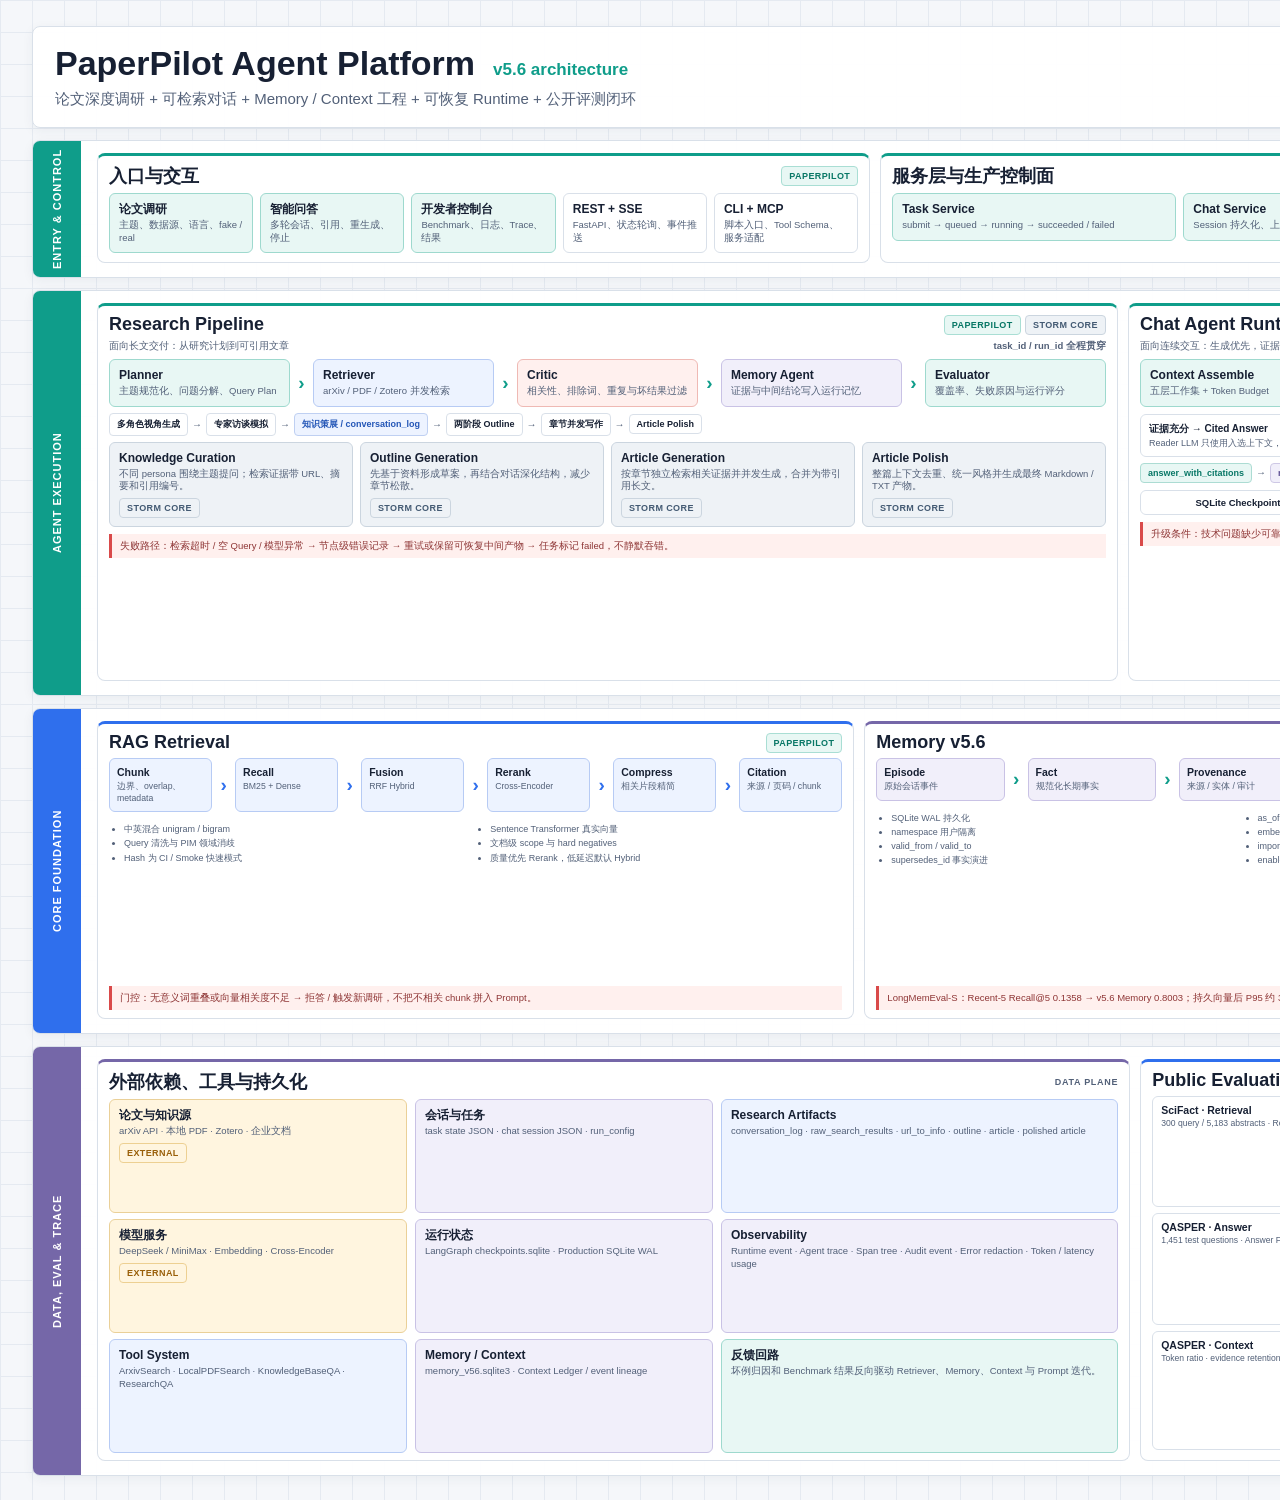
<file: docs/architecture/paperpilot-system-architecture.html>
<!doctype html>
<html lang="zh-CN">
<head>
  <meta charset="utf-8" />
  <meta name="viewport" content="width=2400, initial-scale=1" />
  <title>PaperPilot Agent Platform - System Architecture</title>
  <style>
    :root {
      --canvas: #f5f7fa;
      --surface: #ffffff;
      --ink: #172033;
      --muted: #526078;
      --line: #d9e0e9;
      --control: #0f9d8a;
      --control-soft: #e8f7f4;
      --data: #2f6fed;
      --data-soft: #edf3ff;
      --external: #d58a16;
      --external-soft: #fff5df;
      --danger: #d94a4a;
      --danger-soft: #fff0ee;
      --storage: #7567a8;
      --storage-soft: #f1effa;
      --storm: #435a73;
      --storm-soft: #eef2f6;
    }
    * { box-sizing: border-box; }
    html, body { margin: 0; width: 2400px; min-width: 2400px; background: var(--canvas); color: var(--ink); }
    body { font-family: "Segoe UI", "Microsoft YaHei", Arial, sans-serif; letter-spacing: 0; }
    .architecture-map {
      position: relative;
      width: 2400px;
      height: 1500px;
      padding: 26px 32px 24px;
      display: grid;
      grid-template-rows: 102px 138px 406px 326px 430px;
      gap: 12px;
      overflow: hidden;
      background:
        linear-gradient(#e5eaf1 1px, transparent 1px),
        linear-gradient(90deg, #e5eaf1 1px, transparent 1px),
        var(--canvas);
      background-size: 32px 32px;
    }
    .map-header, .layer, .panel {
      background: rgba(255,255,255,.97);
      border: 1px solid var(--line);
      border-radius: 8px;
      box-shadow: 0 3px 12px rgba(38, 54, 74, .055);
    }
    .map-header { display: grid; grid-template-columns: 1.3fr 1fr; align-items: center; padding: 16px 22px; }
    .title-line { display: flex; align-items: baseline; gap: 18px; }
    h1 { margin: 0; font-size: 34px; line-height: 1.1; letter-spacing: 0; }
    .version { color: var(--control); font-size: 17px; font-weight: 800; }
    .subtitle { margin: 7px 0 0; color: var(--muted); font-size: 15px; }
    .legend { display: flex; justify-content: flex-end; align-items: center; flex-wrap: wrap; gap: 8px 18px; }
    .legend-item { display: flex; gap: 7px; align-items: center; color: var(--muted); font-size: 12px; white-space: nowrap; }
    .legend-line { width: 30px; height: 3px; border-radius: 3px; background: currentColor; }
    .legend-line.dashed { height: 0; border-top: 2px dashed currentColor; background: none; }
    .legend .control { color: var(--control); }
    .legend .data { color: var(--data); }
    .legend .external { color: var(--external); }
    .legend .danger { color: var(--danger); }
    .legend .optional { color: #8994a5; }
    .ownership { display: flex; justify-content: flex-end; gap: 8px; margin-top: 8px; }
    .badge { display: inline-flex; align-items: center; height: 20px; padding: 0 7px; border-radius: 4px; font-size: 9px; font-weight: 800; letter-spacing: .4px; white-space: nowrap; }
    .badge.paperpilot { color: #087766; background: var(--control-soft); border: 1px solid #a9ded4; }
    .badge.storm { color: var(--storm); background: var(--storm-soft); border: 1px solid #cbd5df; }
    .badge.external { color: #995f09; background: var(--external-soft); border: 1px solid #edd092; }
    .badge.blocked { color: #a23333; background: var(--danger-soft); border: 1px solid #efb2ad; }
    .layer { position: relative; padding: 12px 14px 14px 64px; overflow: hidden; }
    .layer-label {
      position: absolute; inset: 0 auto 0 0; width: 48px; display: flex; align-items: center; justify-content: center;
      color: #fff; background: var(--control); font-size: 11px; font-weight: 800; writing-mode: vertical-rl;
      transform: rotate(180deg); letter-spacing: 1px; text-transform: uppercase;
    }
    .layer-label.data-bg { background: var(--data); }
    .layer-label.storage-bg { background: var(--storage); }
    .layer-grid { height: 100%; display: grid; gap: 10px; }
    .entry-grid { grid-template-columns: 1.05fr 2fr; }
    .execution-grid { grid-template-columns: 1fr 1.2fr; }
    .foundation-grid { grid-template-columns: 1.05fr 1.05fr 1fr; }
    .bottom-grid { grid-template-columns: .92fr 1.08fr; }
    .panel { min-width: 0; padding: 8px 11px; box-shadow: none; overflow: hidden; }
    .panel.control-panel { border-top: 3px solid var(--control); }
    .panel.data-panel { border-top: 3px solid var(--data); }
    .panel.external-panel { border-top: 3px solid var(--external); }
    .panel.storage-panel { border-top: 3px solid var(--storage); }
    .panel.danger-panel { border-top: 3px solid var(--danger); }
    .panel-title { display: flex; align-items: center; justify-content: space-between; gap: 8px; margin-bottom: 5px; }
    .panel-title h2, .panel-title h3 { margin: 0; letter-spacing: 0; }
    .panel-title h2 { font-size: 18px; }
    .panel-title h3 { font-size: 15px; }
    .panel-kicker { color: var(--muted); font-size: 9px; font-weight: 800; letter-spacing: .7px; text-transform: uppercase; }
    .nodes { display: grid; gap: 7px; }
    .nodes.cols-2 { grid-template-columns: repeat(2, 1fr); }
    .nodes.cols-3 { grid-template-columns: repeat(3, 1fr); }
    .nodes.cols-4 { grid-template-columns: repeat(4, 1fr); }
    .nodes.cols-5 { grid-template-columns: repeat(5, 1fr); }
    .node {
      min-width: 0; border: 1px solid var(--line); border-radius: 6px; padding: 8px 9px; background: #fff;
      overflow-wrap: anywhere;
    }
    .node strong { display: block; font-size: 12px; line-height: 1.18; margin-bottom: 3px; }
    .node p { margin: 0; color: var(--muted); font-size: 9.5px; line-height: 1.32; }
    .node.control-node { border-color: #9ed9ce; background: var(--control-soft); }
    .node.data-node { border-color: #b7cbf4; background: var(--data-soft); }
    .node.external-node { border-color: #ead098; background: var(--external-soft); }
    .node.storage-node { border-color: #c9c2e5; background: var(--storage-soft); }
    .node.danger-node { border-color: #efb9b4; background: var(--danger-soft); }
    .node.storm-node { border-color: #cbd5df; background: var(--storm-soft); }
    .flow { display: flex; align-items: stretch; gap: 4px; min-width: 0; }
    .flow .node { flex: 1; }
    .arrow { flex: 0 0 15px; display: grid; place-items: center; color: var(--control); font-size: 19px; font-weight: 800; }
    .arrow.data-arrow { color: var(--data); }
    .arrow.danger-arrow { color: var(--danger); }
    .mini-flow { display: flex; align-items: center; flex-wrap: wrap; gap: 4px; margin: 6px 0; }
    .chip { padding: 4px 7px; border: 1px solid var(--line); border-radius: 4px; background: #fff; font-size: 9px; font-weight: 700; }
    .chip.control-chip { color: #087766; border-color: #acdcd3; background: var(--control-soft); }
    .chip.data-chip { color: #2356b7; border-color: #bfd0f2; background: var(--data-soft); }
    .chip.storage-chip { color: #5a4c91; border-color: #cec8e5; background: var(--storage-soft); }
    .micro-arrow { color: var(--muted); font-size: 10px; font-weight: 800; }
    .callout { margin-top: 7px; border-left: 3px solid var(--danger); background: var(--danger-soft); padding: 6px 8px; color: #8e3535; font-size: 9.5px; line-height: 1.3; }
    .ownership-row { display: flex; gap: 4px; margin-top: 5px; }
    .branch-row { display: grid; grid-template-columns: 1fr 1fr 1fr; gap: 6px; margin-top: 7px; }
    .branch { position: relative; border: 1px solid var(--line); border-radius: 6px; padding: 7px 8px; background: #fff; }
    .branch::before { content: ""; position: absolute; top: -8px; left: 50%; height: 8px; border-left: 2px solid var(--control); }
    .branch.danger-branch::before { border-color: var(--danger); border-left-style: dashed; }
    .branch strong { display: block; font-size: 10px; margin-bottom: 2px; }
    .branch p { margin: 0; color: var(--muted); font-size: 9px; line-height: 1.25; }
    .subsystem { display: grid; grid-template-rows: auto auto 1fr auto; }
    .subsystem .flow { margin-bottom: 7px; }
    .subsystem .node { padding: 7px; }
    .subsystem .node strong { font-size: 10.5px; }
    .subsystem .node p { font-size: 8.7px; }
    .detail-list { margin: 4px 0 0; padding-left: 15px; color: var(--muted); font-size: 9px; line-height: 1.35; columns: 2; column-gap: 14px; }
    .detail-list li { margin-bottom: 2px; break-inside: avoid; }
    .pipeline-caption { display: flex; justify-content: space-between; align-items: center; gap: 8px; margin: 3px 0 6px; color: var(--muted); font-size: 9.5px; }
    .runtime-strip { display: grid; grid-template-columns: repeat(6, 1fr); gap: 5px; margin-top: 7px; }
    .runtime-strip .node { padding: 6px; text-align: center; }
    .runtime-strip .node strong { font-size: 9.5px; margin: 0; }
    .storage-columns { display: grid; grid-template-columns: .9fr .9fr 1.2fr; gap: 8px; height: calc(100% - 28px); }
    .stack { display: flex; flex-direction: column; gap: 6px; }
    .stack .node { flex: 1; }
    .benchmark-layout { display: grid; grid-template-columns: 1.1fr .9fr; gap: 8px; height: calc(100% - 28px); }
    .benchmark-cards { display: grid; grid-template-columns: 1fr 1fr; gap: 6px; }
    .benchmark-card { border: 1px solid var(--line); border-radius: 6px; padding: 7px 8px; background: #fff; }
    .benchmark-card strong { font-size: 10.5px; display: block; margin-bottom: 2px; }
    .benchmark-card p { margin: 0; font-size: 8.6px; line-height: 1.26; color: var(--muted); }
    .benchmark-card.blocked-card { border-style: dashed; border-color: #e3a39e; background: var(--danger-soft); }
    .loop-column { display: flex; flex-direction: column; justify-content: center; gap: 5px; }
    .loop-step { position: relative; padding: 7px 8px 7px 26px; border: 1px solid #b9caef; border-radius: 6px; background: var(--data-soft); }
    .loop-step b { position: absolute; left: 7px; top: 7px; width: 13px; height: 13px; border-radius: 50%; background: var(--data); color: #fff; font-size: 8px; display: grid; place-items: center; }
    .loop-step strong { display: block; font-size: 10px; }
    .loop-step span { display: block; color: var(--muted); font-size: 8.5px; margin-top: 2px; }
    .loop-down { text-align: center; height: 8px; line-height: 8px; color: var(--data); font-size: 12px; }
    .side-rail { position: absolute; right: 8px; top: 254px; bottom: 446px; width: 20px; pointer-events: none; }
    .side-rail::before { content: ""; position: absolute; left: 8px; top: 0; bottom: 0; border-left: 2px dashed #9eabbc; }
    .rail-tag { position: absolute; right: -3px; padding: 4px 5px; writing-mode: vertical-rl; background: #fff; border: 1px solid var(--line); border-radius: 4px; color: var(--muted); font-size: 8px; font-weight: 800; }
    .rail-tag.request { top: 34px; }
    .rail-tag.event { bottom: 34px; }
    .footer-note { position: absolute; right: 43px; bottom: 28px; color: #7a8697; font-size: 8px; }
  </style>
</head>
<body>
<main class="architecture-map">
  <header class="map-header">
    <div>
      <div class="title-line"><h1>PaperPilot Agent Platform</h1><span class="version">v5.6 architecture</span></div>
      <p class="subtitle">论文深度调研 + 可检索对话 + Memory / Context 工程 + 可恢复 Runtime + 公开评测闭环</p>
    </div>
    <div>
      <div class="legend">
        <span class="legend-item control"><i class="legend-line"></i>Agent 控制流</span>
        <span class="legend-item data"><i class="legend-line"></i>数据 / 检索流</span>
        <span class="legend-item external"><i class="legend-line"></i>外部模型与工具</span>
        <span class="legend-item danger"><i class="legend-line dashed"></i>降级 / 拒答</span>
        <span class="legend-item optional"><i class="legend-line dashed"></i>可选 / 兼容路径</span>
      </div>
      <div class="ownership"><span class="badge storm">STORM CORE</span><span class="badge paperpilot">PAPERPILOT</span><span class="badge external">EXTERNAL</span></div>
    </div>
  </header>

  <section class="layer entry-layer">
    <div class="layer-label">Entry & Control</div>
    <div class="layer-grid entry-grid">
      <article class="panel control-panel">
        <div class="panel-title"><h2>入口与交互</h2><span class="badge paperpilot">PAPERPILOT</span></div>
        <div class="nodes cols-5">
          <div class="node control-node"><strong>论文调研</strong><p>主题、数据源、语言、fake / real</p></div>
          <div class="node control-node"><strong>智能问答</strong><p>多轮会话、引用、重生成、停止</p></div>
          <div class="node control-node"><strong>开发者控制台</strong><p>Benchmark、日志、Trace、结果</p></div>
          <div class="node"><strong>REST + SSE</strong><p>FastAPI、状态轮询、事件推送</p></div>
          <div class="node"><strong>CLI + MCP</strong><p>脚本入口、Tool Schema、服务适配</p></div>
        </div>
      </article>
      <article class="panel control-panel">
        <div class="panel-title"><h2>服务层与生产控制面</h2><span class="panel-kicker">request lifecycle & governance</span></div>
        <div class="nodes cols-5">
          <div class="node control-node"><strong>Task Service</strong><p>submit → queued → running → succeeded / failed</p></div>
          <div class="node control-node"><strong>Chat Service</strong><p>Session 持久化、上下文、取消与版本</p></div>
          <div class="node"><strong>Worker & Concurrency</strong><p>并发容量、队列调度、恢复与重试</p></div>
          <div class="node storage-node"><strong>Production Control</strong><p>ACL、幂等、TTL Cache、熔断、审计</p></div>
          <div class="node data-node"><strong>Benchmark Manager</strong><p>Registry、隔离子进程、PID、日志与结果</p></div>
        </div>
      </article>
    </div>
  </section>

  <section class="layer">
    <div class="layer-label">Agent Execution</div>
    <div class="layer-grid execution-grid">
      <article class="panel control-panel">
        <div class="panel-title"><h2>Research Pipeline</h2><span><span class="badge paperpilot">PAPERPILOT</span> <span class="badge storm">STORM CORE</span></span></div>
        <div class="pipeline-caption"><span>面向长文交付：从研究计划到可引用文章</span><b>task_id / run_id 全程贯穿</b></div>
        <div class="flow">
          <div class="node control-node"><strong>Planner</strong><p>主题规范化、问题分解、Query Plan</p></div><span class="arrow">›</span>
          <div class="node data-node"><strong>Retriever</strong><p>arXiv / PDF / Zotero 并发检索</p></div><span class="arrow">›</span>
          <div class="node danger-node"><strong>Critic</strong><p>相关性、排除词、重复与坏结果过滤</p></div><span class="arrow">›</span>
          <div class="node storage-node"><strong>Memory Agent</strong><p>证据与中间结论写入运行记忆</p></div><span class="arrow">›</span>
          <div class="node control-node"><strong>Evaluator</strong><p>覆盖率、失败原因与运行评分</p></div>
        </div>
        <div class="mini-flow">
          <span class="chip">多角色视角生成</span><span class="micro-arrow">→</span>
          <span class="chip">专家访谈模拟</span><span class="micro-arrow">→</span>
          <span class="chip data-chip">知识策展 / conversation_log</span><span class="micro-arrow">→</span>
          <span class="chip">两阶段 Outline</span><span class="micro-arrow">→</span>
          <span class="chip">章节并发写作</span><span class="micro-arrow">→</span>
          <span class="chip">Article Polish</span>
        </div>
        <div class="nodes cols-4">
          <div class="node storm-node"><strong>Knowledge Curation</strong><p>不同 persona 围绕主题提问；检索证据带 URL、摘要和引用编号。</p><div class="ownership-row"><span class="badge storm">STORM CORE</span></div></div>
          <div class="node storm-node"><strong>Outline Generation</strong><p>先基于资料形成草案，再结合对话深化结构，减少章节松散。</p><div class="ownership-row"><span class="badge storm">STORM CORE</span></div></div>
          <div class="node storm-node"><strong>Article Generation</strong><p>按章节独立检索相关证据并并发生成，合并为带引用长文。</p><div class="ownership-row"><span class="badge storm">STORM CORE</span></div></div>
          <div class="node storm-node"><strong>Article Polish</strong><p>整篇上下文去重、统一风格并生成最终 Markdown / TXT 产物。</p><div class="ownership-row"><span class="badge storm">STORM CORE</span></div></div>
        </div>
        <div class="callout">失败路径：检索超时 / 空 Query / 模型异常 → 节点级错误记录 → 重试或保留可恢复中间产物 → 任务标记 failed，不静默吞错。</div>
      </article>

      <article class="panel control-panel">
        <div class="panel-title"><h2>Chat Agent Runtime</h2><span class="badge paperpilot">LANGGRAPH + PAPERPILOT</span></div>
        <div class="pipeline-caption"><span>面向连续交互：生成优先，证据不足才升级检索或深度调研</span><b>thread_id + request_id 幂等</b></div>
        <div class="flow">
          <div class="node control-node"><strong>Context Assemble</strong><p>五层工作集 + Token Budget</p></div><span class="arrow">›</span>
          <div class="node control-node"><strong>Intent Route</strong><p>规则兜底 + LLM 增强</p></div><span class="arrow">›</span>
          <div class="node storage-node"><strong>Memory Recall</strong><p>跨会话事实与 episode</p></div><span class="arrow">›</span>
          <div class="node data-node"><strong>Knowledge Retrieval</strong><p>已有任务 / KB / 论文证据</p></div><span class="arrow">›</span>
          <div class="node control-node"><strong>Evidence Gate</strong><p>LLM Judge + 确定性保守回退</p></div>
        </div>
        <div class="branch-row">
          <div class="branch"><strong>证据充分 → Cited Answer</strong><p>Reader LLM 只使用入选上下文，返回答案与可展开引用。</p></div>
          <div class="branch"><strong>需要新知识 → Deep Research</strong><p>调用隔离的 STORM 工具，等待调研结果后再组织回答。</p></div>
          <div class="branch danger-branch"><strong>歧义 / 不安全 → Clarify / Refuse</strong><p>请求补充主题，或明确说明现有证据不足，不伪造答案。</p></div>
        </div>
        <div class="mini-flow">
          <span class="chip control-chip">answer_with_citations</span><span class="micro-arrow">→</span>
          <span class="chip storage-chip">memory_candidate_write</span><span class="micro-arrow">→</span>
          <span class="chip control-chip">final_trace</span><span class="micro-arrow">→</span>
          <span class="chip">Session JSON / SSE event</span>
        </div>
        <div class="runtime-strip">
          <div class="node"><strong>SQLite Checkpoint</strong></div>
          <div class="node"><strong>节点级 Retry</strong></div>
          <div class="node"><strong>Tool Registry</strong></div>
          <div class="node"><strong>Hook Manager</strong></div>
          <div class="node"><strong>Cancel / Regenerate</strong></div>
          <div class="node"><strong>Span Trace</strong></div>
        </div>
        <div class="callout">升级条件：技术问题缺少可靠证据、裁判判定 insufficient，或用户明确要求调研；闲聊与系统问题不应误入论文检索。</div>
      </article>
    </div>
  </section>

  <section class="layer">
    <div class="layer-label data-bg">Core Foundation</div>
    <div class="layer-grid foundation-grid">
      <article class="panel data-panel subsystem">
        <div class="panel-title"><h2>RAG Retrieval</h2><span class="badge paperpilot">PAPERPILOT</span></div>
        <div class="flow">
          <div class="node data-node"><strong>Chunk</strong><p>边界、overlap、metadata</p></div><span class="arrow data-arrow">›</span>
          <div class="node data-node"><strong>Recall</strong><p>BM25 + Dense</p></div><span class="arrow data-arrow">›</span>
          <div class="node data-node"><strong>Fusion</strong><p>RRF Hybrid</p></div><span class="arrow data-arrow">›</span>
          <div class="node data-node"><strong>Rerank</strong><p>Cross-Encoder</p></div><span class="arrow data-arrow">›</span>
          <div class="node data-node"><strong>Compress</strong><p>相关片段精简</p></div><span class="arrow data-arrow">›</span>
          <div class="node data-node"><strong>Citation</strong><p>来源 / 页码 / chunk</p></div>
        </div>
        <ul class="detail-list"><li>中英混合 unigram / bigram</li><li>Query 清洗与 PIM 领域消歧</li><li>Hash 为 CI / Smoke 快速模式</li><li>Sentence Transformer 真实向量</li><li>文档级 scope 与 hard negatives</li><li>质量优先 Rerank，低延迟默认 Hybrid</li></ul>
        <div class="callout">门控：无意义词重叠或向量相关度不足 → 拒答 / 触发新调研，不把不相关 chunk 拼入 Prompt。</div>
      </article>

      <article class="panel storage-panel subsystem">
        <div class="panel-title"><h2>Memory v5.6</h2><span class="badge paperpilot">TEMPORAL MEMORY</span></div>
        <div class="flow">
          <div class="node storage-node"><strong>Episode</strong><p>原始会话事件</p></div><span class="arrow">›</span>
          <div class="node storage-node"><strong>Fact</strong><p>规范化长期事实</p></div><span class="arrow">›</span>
          <div class="node storage-node"><strong>Provenance</strong><p>来源 / 实体 / 审计</p></div><span class="arrow">›</span>
          <div class="node storage-node"><strong>Hybrid Recall</strong><p>BM25 + Vector + Time</p></div><span class="arrow">›</span>
          <div class="node storage-node"><strong>RRF + MMR</strong><p>融合与多样性</p></div>
        </div>
        <ul class="detail-list"><li>SQLite WAL 持久化</li><li>namespace 用户隔离</li><li>valid_from / valid_to</li><li>supersedes_id 事实演进</li><li>as_of 历史查询</li><li>embedding 按模型指纹持久化</li><li>importance / recency</li><li>enable / export / delete / audit</li></ul>
        <div class="callout">LongMemEval-S：Recent-5 Recall@5 0.1358 → v5.6 Memory 0.8003；持久向量后 P95 约 359 ms。仅代表 evidence retrieval。</div>
      </article>

      <article class="panel control-panel subsystem">
        <div class="panel-title"><h2>Context v5.6</h2><span class="badge paperpilot">WORKING SET</span></div>
        <div class="flow">
          <div class="node control-node"><strong>Pinned</strong><p>系统约束</p></div><span class="arrow">›</span>
          <div class="node control-node"><strong>Active</strong><p>近期消息组</p></div><span class="arrow">›</span>
          <div class="node control-node"><strong>Summary</strong><p>递归压缩</p></div><span class="arrow">›</span>
          <div class="node control-node"><strong>Memory & Evidence</strong><p>按需召回</p></div><span class="arrow">›</span>
          <div class="node control-node"><strong>Artifact</strong><p>大纲 / 工具产物</p></div>
        </div>
        <ul class="detail-list"><li>模型窗口 - 输出预留 = 输入上限</li><li>每层独立 Token Cap</li><li>soft / high watermark</li><li>tool call + result 原子组</li><li>Summary DAG / compaction_id</li><li>Context Ledger 精确恢复</li><li>结构校验与 hard fit</li><li>失败回退确定性摘要</li></ul>
        <div class="callout">QASPER：已召回证据保留率 0.999847；压缩前后 Gold Recall 均为 0.618648；Context 平均为全文 token 的 16.657%。</div>
      </article>
    </div>
  </section>

  <section class="layer">
    <div class="layer-label storage-bg">Data, Eval & Trace</div>
    <div class="layer-grid bottom-grid">
      <article class="panel storage-panel">
        <div class="panel-title"><h2>外部依赖、工具与持久化</h2><span class="panel-kicker">data plane</span></div>
        <div class="storage-columns">
          <div class="stack">
            <div class="node external-node"><strong>论文与知识源</strong><p>arXiv API · 本地 PDF · Zotero · 企业文档</p><div class="ownership-row"><span class="badge external">EXTERNAL</span></div></div>
            <div class="node external-node"><strong>模型服务</strong><p>DeepSeek / MiniMax · Embedding · Cross-Encoder</p><div class="ownership-row"><span class="badge external">EXTERNAL</span></div></div>
            <div class="node data-node"><strong>Tool System</strong><p>ArxivSearch · LocalPDFSearch · KnowledgeBaseQA · ResearchQA</p></div>
          </div>
          <div class="stack">
            <div class="node storage-node"><strong>会话与任务</strong><p>task state JSON · chat session JSON · run_config</p></div>
            <div class="node storage-node"><strong>运行状态</strong><p>LangGraph checkpoints.sqlite · Production SQLite WAL</p></div>
            <div class="node storage-node"><strong>Memory / Context</strong><p>memory_v56.sqlite3 · Context Ledger / event lineage</p></div>
          </div>
          <div class="stack">
            <div class="node data-node"><strong>Research Artifacts</strong><p>conversation_log · raw_search_results · url_to_info · outline · article · polished article</p></div>
            <div class="node storage-node"><strong>Observability</strong><p>Runtime event · Agent trace · Span tree · Audit event · Error redaction · Token / latency usage</p></div>
            <div class="node control-node"><strong>反馈回路</strong><p>坏例归因和 Benchmark 结果反向驱动 Retriever、Memory、Context 与 Prompt 迭代。</p></div>
          </div>
        </div>
      </article>

      <article class="panel data-panel">
        <div class="panel-title"><h2>Public Evaluation & Benchmark Registry</h2><span class="badge paperpilot">EVIDENCE-BASED</span></div>
        <div class="benchmark-layout">
          <div class="benchmark-cards">
            <div class="benchmark-card"><strong>SciFact · Retrieval</strong><p>300 query / 5,183 abstracts · Recall@10 · MRR · nDCG · latency</p></div>
            <div class="benchmark-card"><strong>QASPER · Retrieval</strong><p>1,309 questions · paper-scoped evidence Recall@5 · hard negatives</p></div>
            <div class="benchmark-card"><strong>QASPER · Answer</strong><p>1,451 test questions · Answer F1 · EM · Evidence F1 · paid LLM gate</p></div>
            <div class="benchmark-card"><strong>LongMemEval-S · Memory</strong><p>500 questions · cross-session evidence Recall@5 · category / latency</p></div>
            <div class="benchmark-card"><strong>QASPER · Context</strong><p>Token ratio · evidence retention · over-budget · validation rate</p></div>
            <div class="benchmark-card blocked-card"><strong>LongBench · Context <span class="badge blocked">BLOCKED</span></strong><p>Adapter ready；同模型 full / fixed / v5.6 配对预测仍缺失，不发布分数。</p></div>
          </div>
          <div class="loop-column">
            <div class="loop-step"><b>1</b><strong>Discover Inputs</strong><span>环境变量 → 用户缓存 → 项目数据目录</span></div><div class="loop-down">↓</div>
            <div class="loop-step"><b>2</b><strong>Benchmark Registry</strong><span>READY / BLOCKED · evidence tier · command preview</span></div><div class="loop-down">↓</div>
            <div class="loop-step"><b>3</b><strong>Smoke / Quality</strong><span>Hash 快速链路 / 真实向量与 Rerank / LLM 明示成本</span></div><div class="loop-down">↓</div>
            <div class="loop-step"><b>4</b><strong>Isolated Run Manager</strong><span>allowlist subprocess · PID · cancel · log tail</span></div><div class="loop-down">↓</div>
            <div class="loop-step"><b>5</b><strong>Evidence Package</strong><span>metrics · manifest · predictions · bad cases · CI · raw JSON</span></div>
          </div>
        </div>
      </article>
    </div>
  </section>

  <div class="side-rail"><span class="rail-tag request">REQUESTS ↓</span><span class="rail-tag event">EVENTS / TRACE ↑</span></div>
  <span class="footer-note">Source boundaries verified against PaperPilot v5.6 codebase · 2026-08-11</span>
</main>
</body>
</html>
</file>
